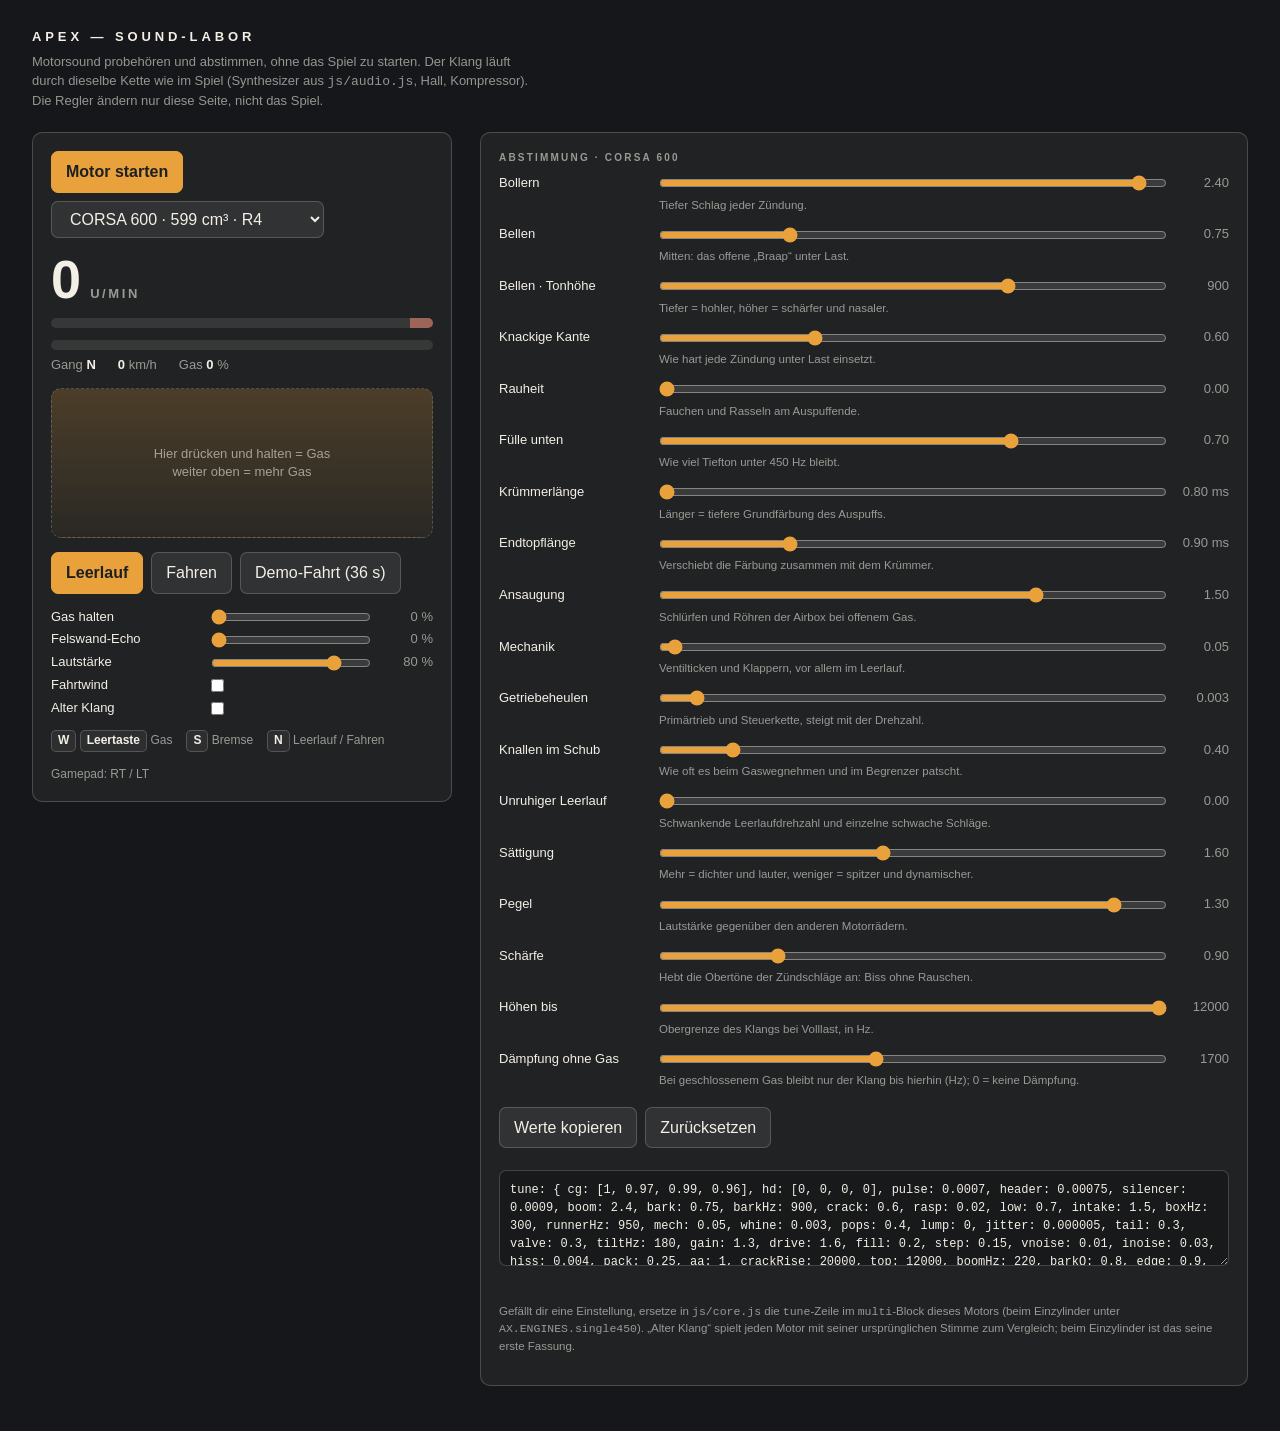
<file: soundlab.html>
<!DOCTYPE html>
<html lang="de">
<head>
<meta charset="utf-8">
<meta name="viewport" content="width=device-width, initial-scale=1">
<title>APEX — Sound-Labor</title>
<style>
  :root { --paper: #f3efe6; --dim: rgba(243, 239, 230, 0.58); --rule: rgba(243, 239, 230, 0.2); --accent: #e9a23b; --bad: #f08a72; --panel: rgba(243, 239, 230, 0.05);
    --font: "Avenir Next", "Avenir", "Segoe UI Variable Text", "Segoe UI", "Helvetica Neue", Helvetica, Arial, sans-serif; }
  * { box-sizing: border-box; margin: 0; padding: 0; }
  body { background: #15171a; color: var(--paper); font-family: var(--font); -webkit-font-smoothing: antialiased; padding: 28px 32px 48px; line-height: 1.45; }
  h1 { font-size: 13px; font-weight: 600; letter-spacing: 0.3em; }
  .sub { color: var(--dim); font-size: 13px; margin: 6px 0 22px; max-width: 70ch; }
  .cols { display: grid; grid-template-columns: minmax(300px, 420px) minmax(320px, 1fr); gap: 28px; align-items: start; }
  @media (max-width: 820px) { .cols { grid-template-columns: 1fr; } }
  .panel { background: var(--panel); border: 1px solid var(--rule); border-radius: 10px; padding: 18px; }
  .k { font-size: 10px; font-weight: 600; letter-spacing: 0.22em; color: var(--dim); text-transform: uppercase; margin-bottom: 8px; }
  button, select { font: inherit; color: inherit; background: rgba(243, 239, 230, 0.08); border: 1px solid var(--rule); border-radius: 7px; padding: 8px 14px; cursor: pointer; }
  button:hover { background: rgba(243, 239, 230, 0.14); }
  button.on { background: var(--accent); border-color: var(--accent); color: #1d1f22; font-weight: 600; }
  button:focus-visible, select:focus-visible, input:focus-visible, #pad:focus-visible { outline: 2px solid var(--accent); outline-offset: 2px; }
  select option { color: #1d1f22; }
  .row { display: flex; gap: 8px; flex-wrap: wrap; align-items: center; margin-bottom: 14px; }
  #rpm { font-size: 54px; font-weight: 600; letter-spacing: 0.02em; font-variant-numeric: tabular-nums; line-height: 1; }
  #rpm small { font-size: 13px; font-weight: 600; letter-spacing: 0.2em; color: var(--dim); margin-left: 8px; }
  .bar { height: 10px; border-radius: 5px; background: rgba(243, 239, 230, 0.1); overflow: hidden; margin: 12px 0 6px; position: relative; }
  .bar i { display: block; height: 100%; width: 0; background: var(--paper); }
  .bar.red::after { content: ""; position: absolute; right: 0; top: 0; bottom: 0; width: 6%; background: var(--bad); opacity: 0.55; }
  .bar.thr i { background: var(--accent); }
  .read { display: flex; gap: 22px; font-size: 13px; color: var(--dim); font-variant-numeric: tabular-nums; margin-bottom: 14px; }
  .read b { color: var(--paper); font-weight: 600; }
  #pad { height: 150px; border: 1px dashed var(--rule); border-radius: 10px; display: flex; align-items: center; justify-content: center; text-align: center; color: var(--dim); font-size: 13px; cursor: ns-resize; user-select: none; touch-action: none; margin-bottom: 14px; background: linear-gradient(to top, rgba(233, 162, 59, 0.05), rgba(233, 162, 59, 0.22)); }
  kbd { display: inline-flex; align-items: center; justify-content: center; min-width: 22px; height: 22px; padding: 0 6px; border-radius: 5px; border: 1px solid var(--rule); font: inherit; font-size: 12px; font-weight: 600; background: rgba(243, 239, 230, 0.06); color: var(--paper); }
  .keys { font-size: 12px; color: var(--dim); display: flex; gap: 14px; flex-wrap: wrap; }
  label.s { display: grid; grid-template-columns: 150px 1fr 52px; gap: 10px; align-items: center; font-size: 13px; margin-bottom: 4px; }
  label.s span.v { text-align: right; font-variant-numeric: tabular-nums; color: var(--dim); }
  .hint { font-size: 11.5px; color: var(--dim); margin: 0 0 12px 160px; }
  input[type=range] { width: 100%; accent-color: var(--accent); }
  fieldset { border: 0; } fieldset:disabled { opacity: 0.35; }
  textarea { width: 100%; height: 96px; margin-top: 8px; background: rgba(0, 0, 0, 0.25); color: var(--paper); border: 1px solid var(--rule); border-radius: 7px; padding: 10px; font: 12px/1.5 ui-monospace, Menlo, Consolas, monospace; resize: vertical; }
  #note { font-size: 12px; color: var(--accent); min-height: 18px; margin-top: 6px; }
</style>
</head>
<body>
<h1>APEX — SOUND-LABOR</h1>
<p class="sub">Motorsound probehören und abstimmen, ohne das Spiel zu starten. Der Klang läuft durch dieselbe Kette wie im Spiel (Synthesizer aus <code>js/audio.js</code>, Hall, Kompressor). Die Regler ändern nur diese Seite, nicht das Spiel.</p>

<div class="cols">
  <div>
    <div class="panel">
      <div class="row">
        <button id="start" class="on">Motor starten</button>
        <select id="bike" aria-label="Motorrad"></select>
      </div>
      <div id="rpm">0<small>U/MIN</small></div>
      <div class="bar red"><i id="rpmBar"></i></div>
      <div class="bar thr"><i id="thrBar"></i></div>
      <div class="read"><span>Gang <b id="gear">N</b></span><span><b id="kmh">0</b> km/h</span><span>Gas <b id="thrPct">0</b> %</span></div>
      <div id="pad" tabindex="0" role="slider" aria-label="Gasgriff" aria-valuemin="0" aria-valuemax="100" aria-valuenow="0">Hier drücken und halten = Gas<br>weiter oben = mehr Gas</div>
      <div class="row">
        <button id="modeN" class="on">Leerlauf</button>
        <button id="modeD">Fahren</button>
        <button id="demo">Demo-Fahrt (36 s)</button>
      </div>
      <label class="s"><span>Gas halten</span><input id="hold" type="range" min="0" max="100" value="0"><span class="v" id="holdV">0 %</span></label>
      <label class="s"><span>Felswand-Echo</span><input id="echo" type="range" min="0" max="100" value="0"><span class="v" id="echoV">0 %</span></label>
      <label class="s"><span>Lautstärke</span><input id="vol" type="range" min="0" max="100" value="80"><span class="v" id="volV">80 %</span></label>
      <label class="s"><span>Fahrtwind</span><input id="wind" type="checkbox" style="justify-self:start"><span></span></label>
      <label class="s"><span>Alter Klang</span><input id="classic" type="checkbox" style="justify-self:start"><span></span></label>
      <div class="keys" style="margin-top:12px"><span><kbd>W</kbd> <kbd>Leertaste</kbd> Gas</span><span><kbd>S</kbd> Bremse</span><span><kbd>N</kbd> Leerlauf / Fahren</span><span>Gamepad: RT / LT</span></div>
    </div>
  </div>

  <div class="panel">
    <div class="k" id="tuneTitle">Abstimmung</div>
    <fieldset id="tune"></fieldset>
    <div class="row" style="margin-top:6px"><button id="copy">Werte kopieren</button><button id="reset">Zurücksetzen</button></div>
    <textarea id="out" readonly aria-label="Werte für js/core.js"></textarea>
    <div id="note"></div>
    <p class="hint" style="margin-left:0;margin-top:6px">Gefällt dir eine Einstellung, ersetze in <code>js/core.js</code> die <code>tune</code>-Zeile im <code>multi</code>-Block dieses Motors (beim Einzylinder unter <code>AX.ENGINES.single450</code>). „Alter Klang“ spielt jeden Motor mit seiner ursprünglichen Stimme zum Vergleich; beim Einzylinder ist das seine erste Fassung.</p>
  </div>
</div>

<script src="js/core.js"></script>
<script src="js/audio.js"></script>
<script>
/* APEX — sound lab: plays the game's engine synth with a small stand-in drivetrain, so a sound can be judged and tuned by ear.
   Nothing here is loaded by the game. */
(function () {
  'use strict';
  const AX = window.AX, clamp = AX.clamp, $ = (id) => document.getElementById(id);

  // stand-in bike for the single: rev range and gearing of a 450 supermoto (5 gears, speed in m/s at the redline)
  const SM = { id: 'sm450', name: 'SM 450 · Einzylinder', redline: 11500, idle: 1900, power: 46, mass: 185, gears: [14.5, 20.5, 27, 33.5, 40.5], dragTop: 41,
    torqueShape: [[0, 0.62], [0.2, 0.855], [0.4, 0.98], [0.52, 1], [0.7, 0.954], [0.85, 0.85], [1, 0.676]],
    engine: JSON.parse(JSON.stringify(AX.ENGINES.single450)) };
  // once a bike in the game uses the single, that bike is the test subject and the stand-in is not needed
  const GAME = AX.BIKE_ORDER.map((id) => AX.BIKES[id]), BIKES = GAME.some((b) => b.engine === AX.ENGINES.single450) ? GAME : [SM].concat(GAME);

  // [key, label, min, max, step, default, hint, multi only]; the defaults mirror Thumper.config / Multi.config in js/audio.js
  const TUNE = [
    ['boom', 'Bollern', 0, 2.5, 0.05, 0.7, 'Tiefer Schlag jeder Zündung.'],
    ['bark', 'Bellen', 0, 3, 0.05, 1.4, 'Mitten: das offene „Braap“ unter Last.'],
    ['barkHz', 'Bellen · Tonhöhe', 450, 1100, 10, 720, 'Tiefer = hohler, höher = schärfer und nasaler.'],
    ['crack', 'Knackige Kante', 0, 2, 0.05, 0.6, 'Wie hart jede Zündung unter Last einsetzt.'],
    ['rasp', 'Rauheit', 0, 1.2, 0.05, 0.45, 'Fauchen und Rasseln am Auspuffende.'],
    ['low', 'Fülle unten', 0, 1, 0.05, 0.35, 'Wie viel Tiefton unter 450 Hz bleibt.'],
    ['header', 'Krümmerlänge', 0.0008, 0.002, 0.00002, 0.00128, 'Länger = tiefere Grundfärbung des Auspuffs.'],
    ['silencer', 'Endtopflänge', 0.0006, 0.0018, 0.00002, 0.00105, 'Verschiebt die Färbung zusammen mit dem Krümmer.'],
    ['intake', 'Ansaugung', 0, 2, 0.05, 0.7, 'Schlürfen und Röhren der Airbox bei offenem Gas.'],
    ['mech', 'Mechanik', 0, 3, 0.05, 0.7, 'Ventilticken und Klappern, vor allem im Leerlauf.'],
    ['whine', 'Getriebeheulen', 0, 0.05, 0.001, 0.012, 'Primärtrieb und Steuerkette, steigt mit der Drehzahl.'],
    ['pops', 'Knallen im Schub', 0, 3, 0.05, 1, 'Wie oft es beim Gaswegnehmen und im Begrenzer patscht.'],
    ['lump', 'Unruhiger Leerlauf', 0, 3, 0.05, 1, 'Schwankende Leerlaufdrehzahl und einzelne schwache Schläge.'],
    ['drive', 'Sättigung', 0.5, 3, 0.05, 1.9, 'Mehr = dichter und lauter, weniger = spitzer und dynamischer.'],
    ['gain', 'Pegel', 0.3, 1.4, 0.02, 0.8, 'Lautstärke gegenüber den anderen Motorrädern.'],
    ['edge', 'Schärfe', 0, 4, 0.05, 0, 'Hebt die Obertöne der Zündschläge an: Biss ohne Rauschen.', true],
    ['top', 'Höhen bis', 3000, 12000, 100, 6000, 'Obergrenze des Klangs bei Volllast, in Hz.', true],
    ['dullHz', 'Dämpfung ohne Gas', 0, 4000, 50, 0, 'Bei geschlossenem Gas bleibt nur der Klang bis hierhin (Hz); 0 = keine Dämpfung.', true]
  ];

  const sound = new AX.Sound();
  let spec = null, running = false, rpm = SM.idle, v = 0, gear = -1, thr = 0, shiftT = 0, cutT = 0, cut = false;
  let keyT = 0, keyB = 0, padT = 0, demoT = -1, last = 0;

  // ---- UI
  const bikeSel = $('bike'); spec = BIKES[0]; rpm = spec.idle;
  BIKES.forEach((b, i) => { const o = document.createElement('option'); o.value = i; o.textContent = b.name + (b.engineLabel ? ' · ' + b.engineLabel : ''); bikeSel.appendChild(o); });
  const fs = $('tune'), inputs = {};
  // the tune object the sliders work on: the single's own, or the bike's multi block. SHIP keeps what core.js delivered, for the reset.
  // an engine with a multi block is tuned there; the single's first version (its original voice) has its own small tune object
  const first = (b) => b.engine.kind === 'single' && (!b.engine.multi || sound.classic);
  const tuneOf = (b) => (b.engine.multi && !sound.classic ? b.engine.multi.tune : b.engine.kind === 'single' ? (b.engine.tune = b.engine.tune || {}) : null);
  const SHIP = new Map(BIKES.map((b) => [b, JSON.stringify(b.engine.multi ? b.engine.multi.tune : b.engine.tune || {})]));
  const fmt = (val, step) => (step < 0.0001 ? (val * 1000).toFixed(2) + ' ms' : step < 0.01 ? val.toFixed(3) : step >= 1 ? String(Math.round(val)) : val.toFixed(2));
  TUNE.forEach(([key, label, min, max, step, def, hint, multiOnly]) => {
    const l = document.createElement('label'); l.className = 's';
    const name = document.createElement('span'); name.textContent = label;
    const inp = document.createElement('input'); inp.type = 'range'; inp.min = min; inp.max = max; inp.step = step; inp.value = def;
    const val = document.createElement('span'); val.className = 'v'; val.textContent = fmt(def, step);
    inp.addEventListener('input', () => { const x = +inp.value, t = tuneOf(spec); if (!t) return; val.textContent = fmt(x, step); if (first(spec) && Math.abs(x - def) < step / 2) delete t[key]; else t[key] = x; retune(); });
    l.append(name, inp, val); const h = document.createElement('p'); h.className = 'hint'; h.textContent = hint; fs.append(l, h); inputs[key] = { inp, val, def, step, row: [l, h], multiOnly: !!multiOnly };
  });
  const lit = (x) => (Array.isArray(x) ? '[' + x.map(lit).join(', ') + ']' : String(x));
  function showTune() {
    const t = tuneOf(spec), keys = t ? Object.keys(t) : [];
    $('out').value = !t ? '' : 'tune: { ' + keys.map((k) => k + ': ' + lit(t[k])).join(', ') + ' }' + (keys.length ? '' : '   // Standardwerte, nichts geändert');
  }
  function syncSliders() {   // show the current bike's values; a key the bike does not set sits on the synth's default
    const t = tuneOf(spec) || {};
    for (const k in inputs) { const i = inputs[k], x = t[k] == null ? i.def : t[k]; i.inp.value = x; i.val.textContent = fmt(+i.inp.value, i.step); i.row.forEach((el) => { el.style.display = i.multiOnly && first(spec) ? 'none' : ''; }); }
    $('tuneTitle').textContent = 'Abstimmung · ' + spec.name; fs.disabled = !tuneOf(spec); $('classic').disabled = !spec.engine.multi; showTune();
  }
  function retune() { sound.voiceSpec[0] = null; if (sound.ctx) sound.configVoice(0, spec); showTune(); }
  $('reset').onclick = () => { const t = tuneOf(spec); if (!t) return; for (const k of Object.keys(t)) delete t[k]; if (!first(spec)) Object.assign(t, JSON.parse(SHIP.get(spec))); syncSliders(); retune(); note('Zurückgesetzt.'); };
  $('classic').onchange = () => { sound.classic = $('classic').checked; syncSliders(); retune(); };
  $('copy').onclick = () => {
    const ta = $('out'), done = () => note('Kopiert.'), manual = () => { ta.focus(); ta.select(); note('Text ist markiert: mit Cmd/Strg + C kopieren.'); };
    try { navigator.clipboard.writeText(ta.value).then(done, manual); } catch (e) { manual(); }
  };
  let noteT = 0; function note(s) { $('note').textContent = s; clearTimeout(noteT); noteT = setTimeout(() => { $('note').textContent = ''; }, 4000); }

  function setBike(i) { spec = BIKES[i]; rpm = spec.idle; v = 0; gear = -1; demoT = -1; setMode(false); syncSliders(); retune(); }
  bikeSel.onchange = () => setBike(+bikeSel.value);
  function setMode(drive) { gear = drive ? (gear < 0 ? 0 : gear) : -1; if (!drive) v = 0; $('modeN').classList.toggle('on', !drive); $('modeD').classList.toggle('on', drive); }
  $('modeN').onclick = () => { demoT = -1; setMode(false); };
  $('modeD').onclick = () => { demoT = -1; setMode(true); };
  $('demo').onclick = () => { if (!running) start(); rpm = spec.idle; v = 0; setMode(false); demoT = 0; };
  function start() {
    sound.init(); running = !running;
    $('start').textContent = running ? 'Motor aus' : 'Motor starten'; $('start').classList.toggle('on', !running);
    if (running) { sound.voiceSpec[0] = null; rpm = spec.idle; last = performance.now(); } else { demoT = -1; thr = 0; v = 0; rpm = spec.idle; setMode(false); }
  }
  $('start').onclick = start;
  const bind = (id, fn) => { const el = $(id), out = $(id + 'V'); const f = () => { if (out) out.textContent = el.value + ' %'; fn(+el.value / 100); }; el.addEventListener('input', f); return el; };
  let holdT = 0, echo = 0; bind('hold', (x) => { holdT = x; }); bind('echo', (x) => { echo = x; }); bind('vol', (x) => { sound.setVolume(x); });

  const pad = $('pad'); let padOn = false;
  const padSet = (e) => { const r = pad.getBoundingClientRect(); padT = clamp(1.15 - (e.clientY - r.top) / r.height * 1.15, 0.05, 1); };
  pad.addEventListener('pointerdown', (e) => { if (!running) start(); padOn = true; pad.setPointerCapture(e.pointerId); padSet(e); });
  pad.addEventListener('pointermove', (e) => { if (padOn) padSet(e); });
  const padOff = () => { padOn = false; padT = 0; }; pad.addEventListener('pointerup', padOff); pad.addEventListener('pointercancel', padOff);

  // keys belong to a focused slider, list or text field first; buttons give the focus back so the space bar stays the throttle
  const typing = (e) => /^(INPUT|SELECT|TEXTAREA)$/.test(e.target.tagName);
  document.addEventListener('click', (e) => { if (e.target.tagName === 'BUTTON') e.target.blur(); });
  window.addEventListener('keydown', (e) => {
    if (e.metaKey || e.ctrlKey || e.altKey || typing(e)) return;
    if (e.code === 'KeyW' || e.code === 'ArrowUp' || e.code === 'Space') { keyT = 1; if (!running) start(); e.preventDefault(); }
    else if (e.code === 'KeyS' || e.code === 'ArrowDown') { keyB = 1; e.preventDefault(); }
    else if (e.code === 'KeyN' && !e.repeat) { demoT = -1; setMode(gear < 0); }
  });
  window.addEventListener('keyup', (e) => { if (e.code === 'KeyW' || e.code === 'ArrowUp' || e.code === 'Space') keyT = 0; else if (e.code === 'KeyS' || e.code === 'ArrowDown') keyB = 0; });
  window.addEventListener('blur', () => { keyT = 0; keyB = 0; padOff(); });

  // ---- scripted demo: idle, blips in neutral up to the limiter, flat out through the gears, overrun with downshifts, and out again
  function demoAt(t) {
    const blip = (t > 3 && t < 3.2) || (t > 4.1 && t < 4.45) || (t > 5.6 && t < 5.72) || (t > 6.1 && t < 6.25) || (t > 6.7 && t < 7.5);
    if (t < 9.5) return { thr: blip ? 1 : 0, brake: 0, drive: false };
    if (t < 18.5) return { thr: 1, brake: 0, drive: true };
    if (t < 23.5) return { thr: 0, brake: t > 19.3 ? 1 : 0, drive: true };
    if (t < 24.6) return { thr: 0.35, brake: 0, drive: true };
    if (t < 30) return { thr: 1, brake: 0, drive: true };
    return { thr: 0, brake: t > 31 ? 1 : 0, drive: true };
  }

  // ---- stand-in drivetrain: free-revving in neutral; in gear the revs follow the road speed, with an automatic box and a quick-shifter
  function step(dt) {
    let want = Math.max(keyT, padT, holdT), brake = keyB;
    const gp = navigator.getGamepads ? navigator.getGamepads() : [];
    for (const g of gp) if (g && g.buttons.length > 7) { want = Math.max(want, g.buttons[7].value); brake = Math.max(brake, g.buttons[6].value); if (g.buttons[7].value > 0.05 && !running) start(); }
    if (demoT >= 0) { const d = demoAt(demoT); want = d.thr; brake = d.brake; if (d.drive !== gear >= 0) setMode(d.drive); demoT += dt; if (demoT > 36) { demoT = -1; setMode(false); } }
    thr = AX.approach(thr, want, 14, 18, dt);
    const gears = spec.gears, k = spec.redline / 11500, tq = (n) => AX.torqueAt(spec, n);
    cut = false;
    if (gear < 0) {
      const n = rpm / spec.redline;
      rpm += (thr * 46000 * k * tq(n) - (900 + 9000 * n) * k * (1 - thr * 0.6) + (rpm > spec.idle ? 0 : 6000)) * dt;
      if (rpm < spec.idle && thr < 0.05) rpm += (spec.idle - rpm) * 6 * dt;
      if (rpm > spec.redline) { rpm = spec.redline; cut = true; }
    } else {
      let n = v / gears[gear];
      if (shiftT <= 0) {
        if (n > 0.972 && gear < gears.length - 1 && thr > 0.15) { gear++; shiftT = 0.25; cutT = 0.06; n = v / gears[gear]; }
        else if (gear > 0 && v / gears[gear - 1] < (brake > 0.2 ? 0.86 : 0.7)) { gear--; shiftT = 0.25; n = v / gears[gear]; }
      }
      shiftT -= dt; if (cutT > 0) { cutT -= dt; cut = true; }
      const lim = n >= 1 && thr > 0.3, K = 133 * (spec.power / spec.mass) / (46 / 185) * (gears[0] / 14.5);
      v = Math.max(0, v + ((lim || cutT > 0 ? 0 : thr * K * tq(n) / gears[gear]) - (1 - thr) * (0.7 + 2.3 * n) - 0.0016 * v * v - brake * 9) * dt);
      n = v / gears[gear];
      const slip = spec.idle / spec.redline + thr * 0.46;          // clutch slip in first, as in physics.js
      const nEff = Math.max(gear === 0 && n < slip ? slip : n, spec.idle / spec.redline);
      rpm += (nEff * spec.redline - rpm) * Math.min(1, dt * 18);
      if (lim) cut = true;
    }
  }

  function frame(now) {
    requestAnimationFrame(frame);
    const dt = Math.min(0.05, (now - last) / 1000); last = now;
    if (running && sound.ready) {
      step(dt);
      sound.update(dt, { player: { rpm, thr, cut, pop: 0, spec, vol: 0.8 }, others: [], speed: $('wind').checked ? v : 0, vmax: spec.dragTop, wall: echo });
    } else if (sound.ready) sound.update(dt, { player: { rpm: spec.idle, thr: 0, spec, vol: 0 }, others: [], speed: 0 });
    const on = running ? 1 : 0;
    $('rpm').firstChild.nodeValue = String(Math.round(rpm * on / 10) * 10);
    $('rpmBar').style.width = (clamp(rpm / spec.redline, 0, 1) * 100 * on) + '%'; $('thrBar').style.width = (thr * 100 * on) + '%';
    $('gear').textContent = gear < 0 ? 'N' : String(gear + 1); $('kmh').textContent = String(Math.round(v * 3.6)); $('thrPct').textContent = String(Math.round(thr * 100 * on));
    pad.setAttribute('aria-valuenow', String(Math.round(thr * 100)));
  }
  syncSliders(); requestAnimationFrame((t) => { last = t; frame(t); });
  window.LAB = { sound, state: () => ({ running, rpm, thr, gear, v, cut, ready: sound.ready, spec: spec.id, voice: sound.voiceSpec[0] }) };   // for checks from the console
})();
</script>
</body>
</html>
</file>
